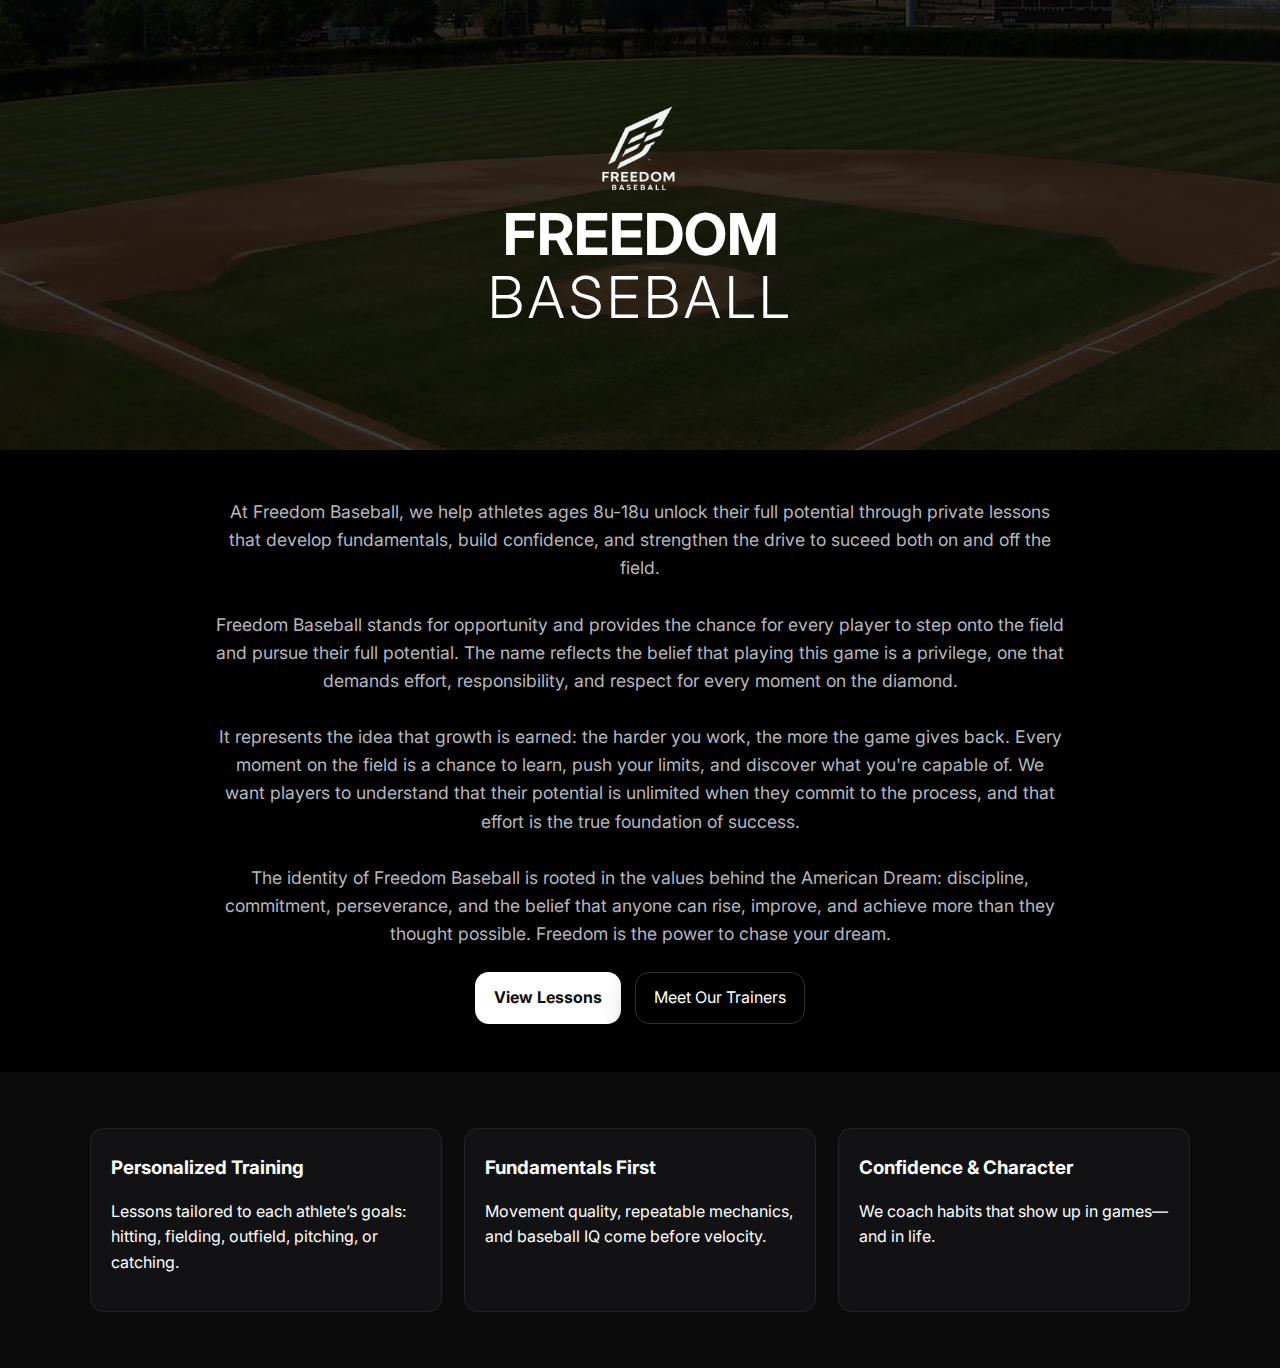
<file: index.html>
<!doctype html>
<html lang="en">
<head>
  <meta charset="utf-8">
  <meta name="viewport" content="width=device-width, initial-scale=1">
  <title>Home • Freedom Baseball</title>
  <meta name="description" content="Private baseball lessons that build fundamentals, confidence, and a love for the game.">
  <link rel="preconnect" href="https://fonts.googleapis.com">
  <link rel="preconnect" href="https://fonts.gstatic.com" crossorigin>
  <link href="https://fonts.googleapis.com/css2?family=Inter:wght@300;400;600;800&family=Playfair+Display:wght@700&display=swap" rel="stylesheet">
  <link rel="stylesheet" href="styles.css">
</head>
<body>
<div id="header-placeholder"></div>

<section class="hero" style="--bg:url('assets/index-bg.jpg');">
  <div class="overlay"></div>
  <div class="container hero-content">
    <img class="hero-mark" src="assets/Freedom Baseball Transparent BGRD TM (White).png" alt="Freedom Baseball logo">
    <h1>FREEDOM<br><span>BASEBALL</span></h1>
  </div>
</section>

<section class="hero-subtitle">
  <div class="container">
    <p>At Freedom Baseball, we help athletes ages 8u-18u unlock their full potential through private lessons that develop fundamentals, build confidence, and strengthen the drive to suceed both on and off the field.<br><br> Freedom Baseball stands for opportunity and provides the chance for every player to step onto the field and pursue their full potential. The name reflects the belief that playing this game is a privilege, one that demands effort, responsibility, and respect for every moment on the diamond.<br><br> It represents the idea that growth is earned: the harder you work, the more the game gives back. Every moment on the field is a chance to learn, push your limits, and discover what you're capable of. We want players to understand that their potential is unlimited when they commit to the process, and that effort is the true foundation of success.<br><br> The identity of Freedom Baseball is rooted in the values behind the American Dream: discipline, commitment, perseverance, and the belief that anyone can rise, improve, and achieve more than they thought possible. Freedom is the power to chase your dream. </p>
    <div class="cta-row">
      <a class="btn btn-primary" href="lessons.html">View Lessons</a>
      <a class="btn btn-ghost" href="trainers.html">Meet Our Trainers</a>
    </div>
  </div>
</section>

<section class="container features">
  <div class="feature">
    <h3>Personalized Training</h3>
    <p>Lessons tailored to each athlete’s goals: hitting, fielding, outfield, pitching, or catching.</p>
  </div>
  <div class="feature">
    <h3>Fundamentals First</h3>
    <p>Movement quality, repeatable mechanics, and baseball IQ come before velocity.</p>
  </div>
  <div class="feature">
    <h3>Confidence & Character</h3>
    <p>We coach habits that show up in games—and in life.</p>
  </div>
</section>

<div id="footer-placeholder"></div>
<script src="script.js"></script>
</body>
</html>
</file>
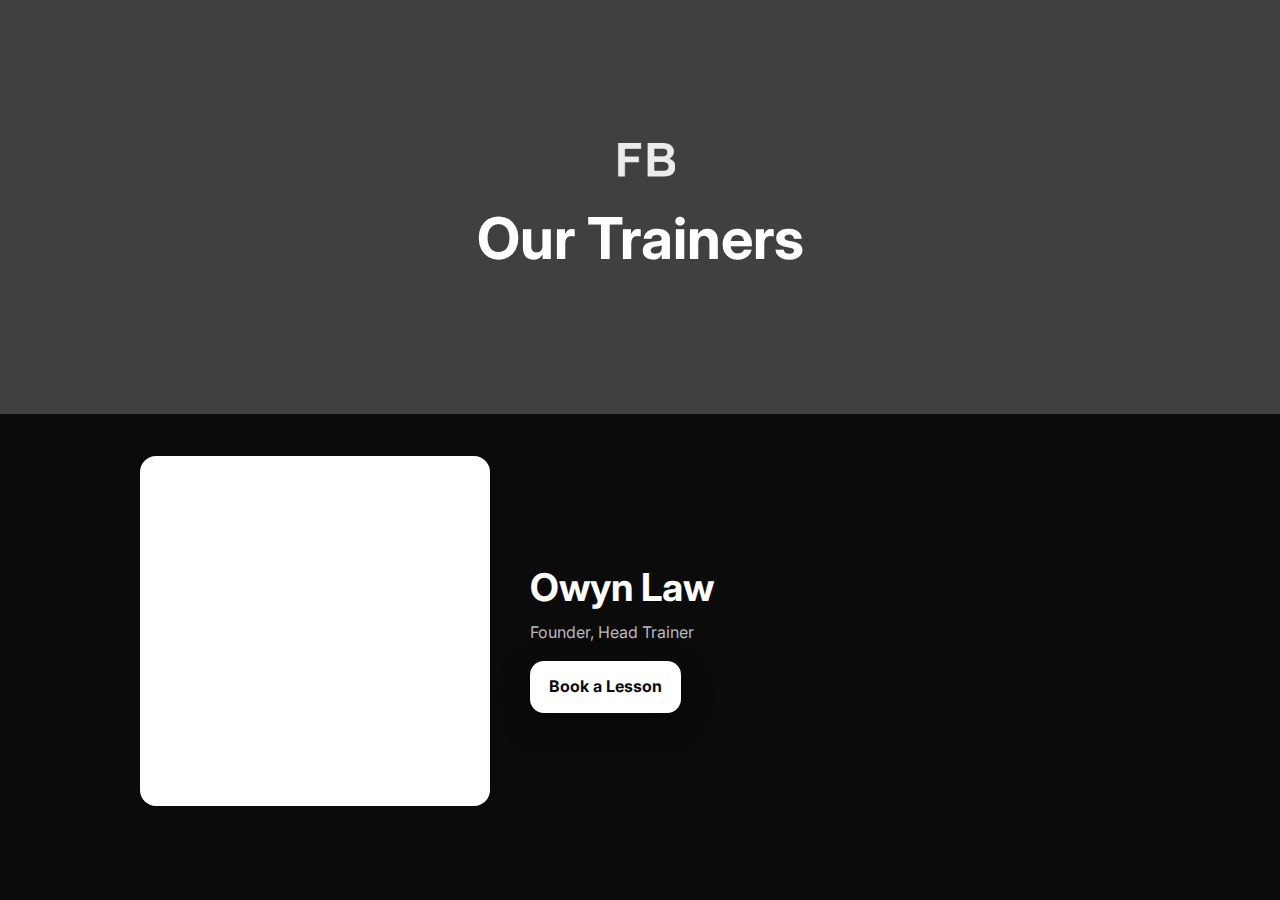
<file: trainers.html>
<!doctype html>
<html lang="en">
<head>
  <meta charset="utf-8">
  <meta name="viewport" content="width=device-width, initial-scale=1">
  <title>Our Trainers • Freedom Baseball</title>
  <meta name="description" content="Private baseball lessons that build fundamentals, confidence, and a love for the game.">
  <link rel="preconnect" href="https://fonts.googleapis.com">
  <link rel="preconnect" href="https://fonts.gstatic.com" crossorigin>
  <link href="https://fonts.googleapis.com/css2?family=Inter:wght@300;400;600;800&family=Playfair+Display:wght@700&display=swap" rel="stylesheet">
  <link rel="stylesheet" href="styles.css">
</head>
<body>
<div id="header-placeholder"></div>

<section class="hero slim" style="--bg:url('assets/trainers-bg.jpg');">
  <div class="overlay"></div>
  <div class="container hero-content center">
    <img class="hero-mark small" src="assets/logo.png" alt="Freedom Baseball logo">
    <h1>Our Trainers</h1>
  </div>
</section>

<section class="container trainer">
  <div class="trainer-content">
    <img src="assets/OwynLaw.jpg" alt="Owyn Law headshot">
    <div class="trainer-info">
      <h2>Owyn Law</h2>
      <p class="muted">Founder, Head Trainer</p>
      <p></p>
      <a class="btn btn-primary" href="lessons.html#request">Book a Lesson</a>
    </div>
  </div>
</section>

<div id="footer-placeholder"></div>
<script src="script.js"></script>
</body>
</html>
</file>
<file: styles.css>
:root{
  --bg-1:#0b0b0c;
  --bg-2:#121214;
  --accent:#f5f5f5;
  --muted:#b7b7c0;
  --brand:#ffffff;
  --btn:#ffffff;
  --btn-text:#0b0b0c;
  --radius:14px;
  --shadow:0 10px 30px rgba(0,0,0,.45);
}
*{box-sizing:border-box}
html,body{margin:0;padding:0;background:var(--bg-1);color:#fff;font-family:Inter,system-ui,Segoe UI,Roboto,Helvetica,Arial,sans-serif;line-height:1.6}
img{max-width:100%;display:block}
a{color:#fff;text-decoration:none}
.container{width:min(1100px,92%);margin-inline:auto}
h1{font-size:clamp(2.4rem,5vw,3.6rem);line-height:1.1;margin:.1em 0 .3em 0}
h2{font-size:clamp(1.8rem,3.5vw,2.4rem);margin:.2em 0}
h3{margin:.2em 0 .4em 0}
h4{margin:.3em 0}

.site-header{position:sticky;top:0;z-index:1000;background:#000a;border-bottom:1px solid #ffffff20;backdrop-filter:saturate(140%) blur(8px)}
.nav{display:flex;align-items:center;justify-content:space-between;padding:12px 0}
.brand{display:flex;align-items:center;gap:10px;font-weight:700}
.brand img{width:26px;height:26px;filter:drop-shadow(0 2px 8px rgba(0,0,0,.5))}
.menu{display:flex;gap:24px}
.menu a{opacity:.9}
.menu a:hover{opacity:1}
.nav-toggle{display:none;background:none;border:0;color:#fff;font-size:1.6rem}

@media (max-width: 740px){
  .nav-toggle{display:inline-block}
  .menu{position:absolute;inset:60px 0 auto 0;background:#000;flex-direction:column;padding:16px 20px;border-bottom:1px solid #ffffff14;display:none}
  .menu.open{display:flex}
}

.hero{position:relative;min-height:50vh;display:grid;place-items:center;background: #000 url() center/cover no-repeat}
.hero.slim{min-height:46vh}
.hero::before{content:"";position:absolute;inset:0;background-image:var(--bg);background-size:cover;background-position:center}
.hero .overlay{position:absolute;inset:0;background:rgba(0,0,0,.75)}
.hero-content{position:relative;text-align:center;padding:4rem 0;z-index:1}
.hero-mark{width:90px;margin-inline:auto;opacity:.95;margin-bottom:10px}
.hero-mark.small{width:70px;opacity:.9}
.hero h1 span{font-weight:300;letter-spacing:4px}
.hero p{max-width:850px;margin:14px auto 0;color:var(--muted)}
.hero-subtitle{background:#000;padding:3rem 0;text-align:center}
.hero-subtitle p{max-width:850px;margin:0 auto 24px;color:var(--muted);font-size:1.1rem}

.cta-row{display:flex;gap:14px;justify-content:center;margin-top:24px;flex-wrap:wrap}
.btn{display:inline-block;padding:12px 18px;border-radius:var(--radius);border:1px solid #ffffff30;box-shadow:var(--shadow);transition:.15s}
.btn:hover{transform:translateY(-2px)}
.btn-primary{background:var(--btn);color:var(--btn-text);font-weight:700}
.btn-ghost{background:transparent}
.btn-small{padding:8px 12px;font-size:.95rem}

.features{display:grid;grid-template-columns:repeat(3,1fr);gap:22px;padding:56px 0}
.features .feature{background:var(--bg-2);padding:20px;border-radius:var(--radius);border:1px solid #ffffff14}
@media (max-width: 860px){.features{grid-template-columns:1fr}}

.card-grid{display:grid;grid-template-columns:repeat(6,1fr);gap:22px;padding:36px 0 12px}
.card-grid .card:nth-child(1),.card-grid .card:nth-child(2),.card-grid .card:nth-child(3){grid-column:span 2}
.card-grid .card-centered:nth-last-child(2){grid-column:2/4}
.card-grid .card-centered:last-child{grid-column:4/6}
@media (max-width: 900px){.card-grid{grid-template-columns:1fr}.card-grid .card:nth-child(1),.card-grid .card:nth-child(2),.card-grid .card:nth-child(3),.card-grid .card-centered:nth-last-child(2),.card-grid .card-centered:last-child{grid-column:1}}
.card{background:var(--bg-2);border-radius:var(--radius);overflow:hidden;border:1px solid #ffffff14;box-shadow:var(--shadow)}
.card img{aspect-ratio:1/1;object-fit:cover;width:100%}
.card h3{padding:14px 16px 6px}
.card p{padding:0 16px 16px;color:var(--muted)}

.lesson-detail{display:grid;grid-template-columns: 1.2fr 1fr;gap:26px;padding:26px 0 10px}
.detail-media img{border-radius:var(--radius)}
.detail-copy .price{color:#b9f6c3;font-weight:700;margin-top:-6px}
.detail-copy ul{margin-top:.2rem;padding-left:1.2rem}
@media (max-width: 900px){.lesson-detail{grid-template-columns:1fr}}

.form-wrap{padding:40px 0 70px}
.form{padding:20px;gap:16px}
.form fieldset{border:1px solid #ffffff22;padding:10px 12px;border-radius:12px;margin-bottom:10px}
.form label{display:block;font-size:.95rem;color:#eaeaea}
.form input,.form textarea{width:100%;margin-top:6px;background:#0f0f12;border:1px solid #ffffff22;border-radius:10px;padding:10px 12px;color:#fff}
.grid-2{display:grid;grid-template-columns:repeat(2,1fr);gap:14px}
@media (max-width: 760px){.grid-2{grid-template-columns:1fr}}

.trainer{padding:42px 0}
.trainer-content{display:grid;grid-template-columns:350px 1fr;gap:40px;align-items:center;max-width:1000px;margin:0 auto}
.trainer img{width:350px;height:350px;object-fit:cover;border-radius:16px}
.trainer-info{text-align:left}
.trainer .muted{color:var(--muted);margin-top:-6px}
@media (max-width: 900px){.trainer-content{grid-template-columns:1fr;text-align:center;justify-items:center}.trainer-info{text-align:center}.trainer img{width:280px;height:280px}}

.site-footer{background:#0a0a0d;border-top:1px solid #ffffff14;margin-top:50px;padding-top:28px}
.footer-grid{display:grid;grid-template-columns:repeat(3,1fr);gap:22px;padding-bottom:20px}
.tiny{color:#888;padding:10px 0 26px}
@media (max-width: 760px){.footer-grid{grid-template-columns:1fr}}

/* Modal Styles */
.modal{display:none;position:fixed;inset:0;z-index:2000;overflow-y:auto}
.modal.active{display:flex;align-items:center;justify-content:center;padding:20px}
.modal-overlay{position:fixed;inset:0;background:rgba(0,0,0,.85);backdrop-filter:blur(4px)}
.modal-content{position:relative;background:var(--bg-1);max-width:1100px;width:92%;max-height:90vh;overflow-y:auto;margin:auto;z-index:2001}
.modal-close{position:absolute;top:20px;right:20px;background:none;border:0;color:#fff;font-size:2.5rem;cursor:pointer;width:44px;height:44px;display:flex;align-items:center;justify-content:center;border-radius:50%;transition:.2s;z-index:2002;line-height:1;opacity:.8}
.modal-close:hover{opacity:1;background:rgba(255,255,255,.1);transform:rotate(90deg)}
.modal-content .lesson-detail{position:relative}
</file>
